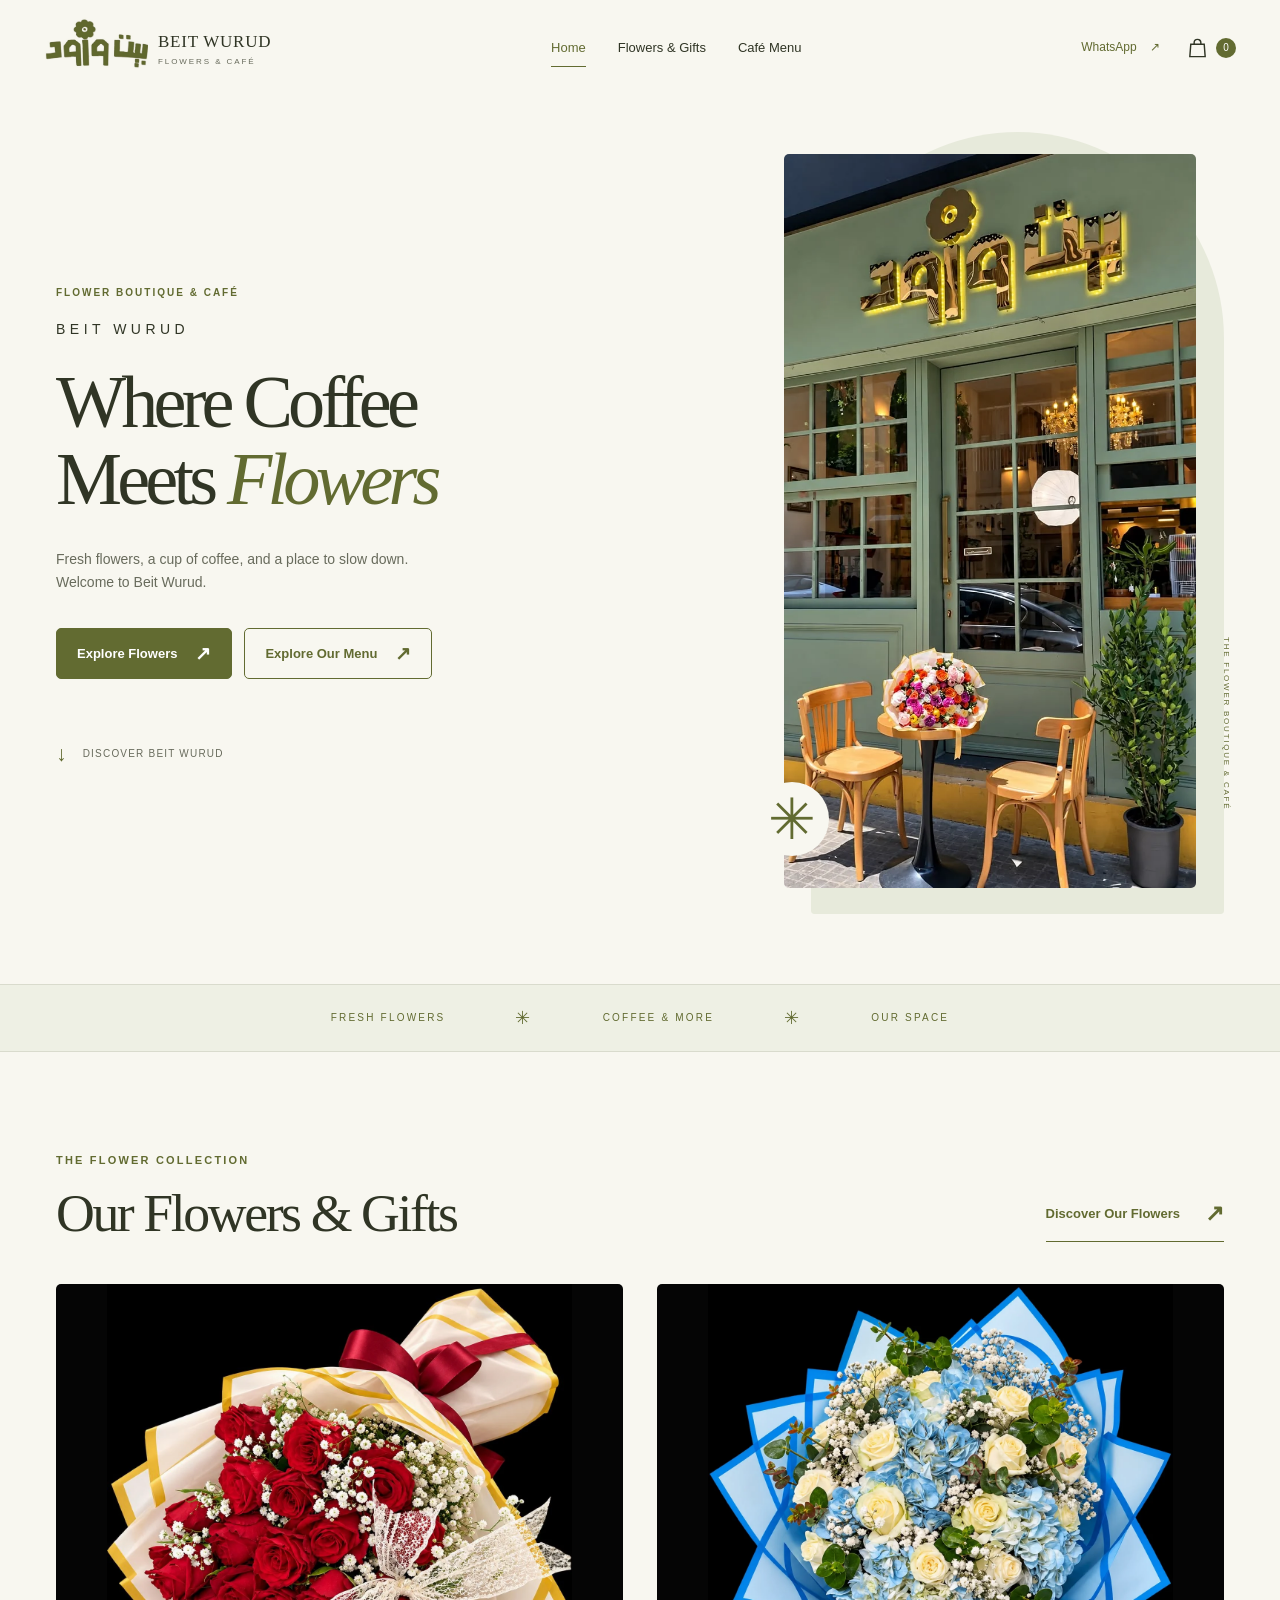
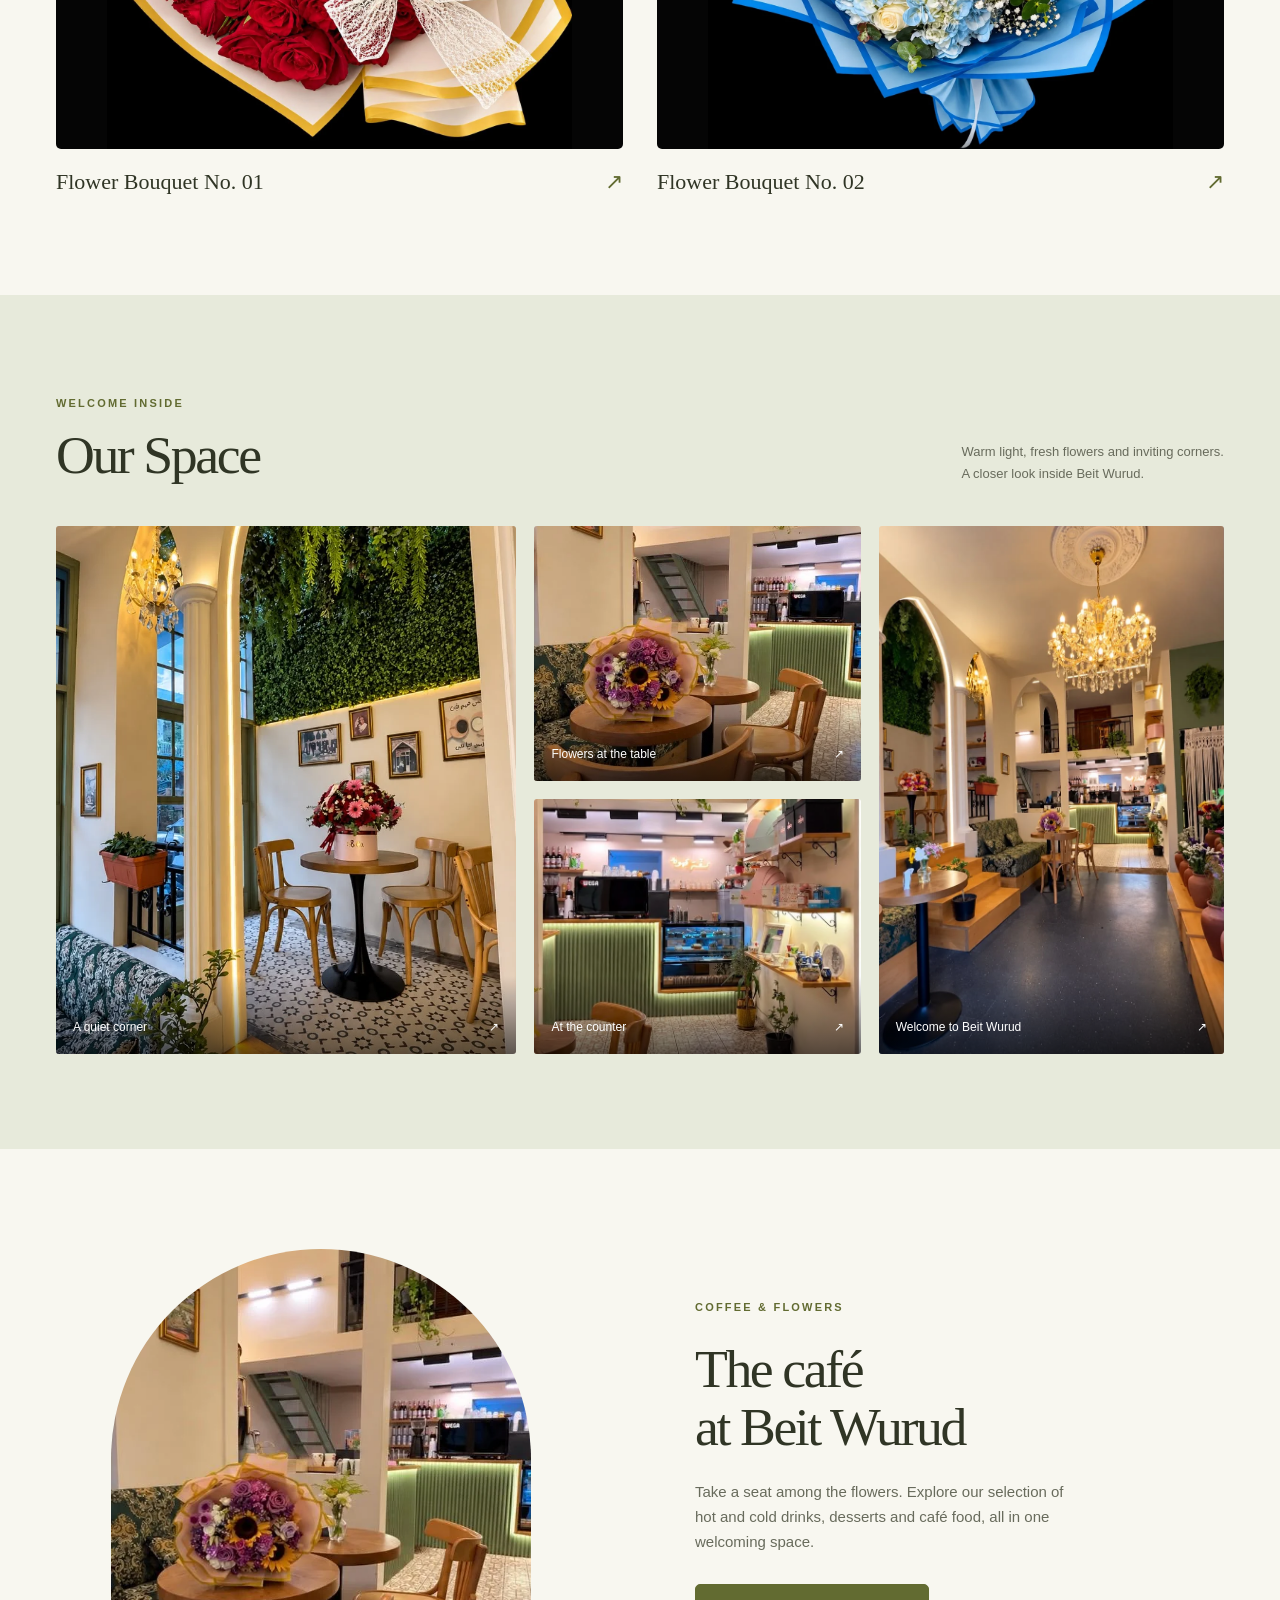
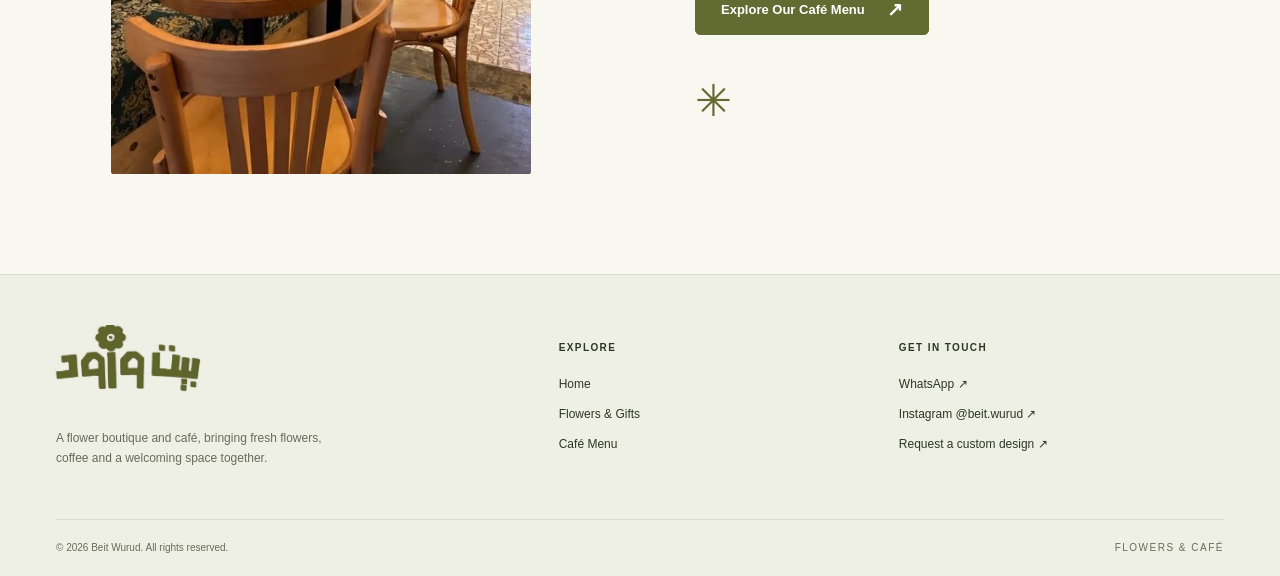
<file: index.html>
<!doctype html>
<html lang="en"><head><meta charset="utf-8"><meta name="viewport" content="width=device-width, initial-scale=1"><meta name="theme-color" content="#626b31"><title>Beit Wurud | Where Coffee Meets Flowers</title><meta name="description" content="Explore the flowers, café menu and welcoming space at Beit Wurud. Choose a bouquet and request your order through WhatsApp."><link rel="icon" href="assets/images/logo.webp" type="image/webp"><link rel="stylesheet" href="css/style.css"><script defer src="js/products.js"></script><script defer src="js/cart.js"></script><script defer src="js/main.js"></script></head>
<body class="page-home"><a class="skip-link" href="#main">Skip to content</a>
<header class="site-header"><div class="header-inner"><a class="brand" href="index.html" aria-label="Beit Wurud home"><span class="logo-window"><img src="assets/images/logo.webp" alt="Beit Wurud — بيت ورود" width="967" height="967"></span><span class="brand-wordmark">BEIT WURUD<small>FLOWERS & CAFÉ</small></span></a>
<nav id="main-navigation" class="main-navigation" aria-label="Main navigation"><a href="index.html" aria-current="page">Home</a><a href="flowers.html" >Flowers & Gifts</a><a href="menu.html" >Café Menu</a><button class="mobile-contact" type="button" data-whatsapp>WhatsApp <span aria-hidden="true">↗</span></button></nav>
<div class="header-actions"><button type="button" class="header-whatsapp" data-whatsapp>WhatsApp <span aria-hidden="true">↗</span></button><button class="cart-trigger" type="button" data-cart-open aria-label="Open flower cart"><svg viewBox="0 0 24 24" fill="none" stroke="currentColor" stroke-width="1.5" aria-hidden="true"><path d="M5 7.5h14l1 13H4l1-13Z"/><path d="M8.5 8V6a3.5 3.5 0 0 1 7 0v2"/></svg><span data-cart-count>0</span></button><button class="menu-toggle" type="button" aria-controls="main-navigation" aria-expanded="false" aria-label="Open navigation"><span></span><span></span></button></div></div></header>
<main id="main"><section class="hero wrap"><div class="hero-copy"><p class="eyebrow hero-enter">FLOWER BOUTIQUE & CAFÉ</p><h1 class="hero-enter">BEIT WURUD</h1><p class="hero-tagline hero-enter">Where Coffee<br>Meets <em>Flowers</em></p><p class="hero-description hero-enter">Fresh flowers, a cup of coffee, and a place to slow down. Welcome to Beit Wurud.</p><div class="hero-buttons hero-enter"><a class="button" href="flowers.html">Explore Flowers <span aria-hidden="true">↗</span></a><a class="button button-outline" href="menu.html">Explore Our Menu <span aria-hidden="true">↗</span></a></div><a class="hero-scroll" href="#collection"><span aria-hidden="true">↓</span> Discover Beit Wurud</a></div><div class="hero-visual"><div class="hero-photo"><img class="" src="assets/images/exterior.webp" srcset="assets/images/exterior-480.webp 480w, assets/images/exterior.webp 718w" sizes="(max-width: 700px) 92vw, 45vw" alt="Beit Wurud’s green storefront, illuminated Arabic sign, flowers and outdoor café seating" width="718" height="1280" fetchpriority="high" decoding="async"></div><span class="hero-photo-label">THE FLOWER BOUTIQUE & CAFÉ</span><span class="hero-flower" aria-hidden="true">✳</span></div></section>
<div class="brand-strip"><span>FRESH FLOWERS</span><span class="flower-mark" aria-hidden="true">✳</span><span>COFFEE & MORE</span><span class="flower-mark" aria-hidden="true">✳</span><span>OUR SPACE</span></div>
<section id="collection" class="section wrap collection-preview"><div class="section-heading reveal"><div><p class="eyebrow">THE FLOWER COLLECTION</p><h2>Our Flowers & Gifts</h2></div><a class="text-link" href="flowers.html">Discover Our Flowers <span aria-hidden="true">↗</span></a></div><div class="preview-grid"><a class="preview-card reveal" href="flowers.html#bouquets"><div class="preview-image"><img class="" src="assets/images/flower-1.webp" srcset="assets/images/flower-1-480.webp 480w, assets/images/flower-1.webp 1254w" sizes="(max-width: 700px) 92vw, 45vw" alt="Red roses with white flowers, cream wrapping and a red ribbon" width="1254" height="1254" loading="lazy" decoding="async"></div><div class="preview-caption"><span>Flower Bouquet No. 01</span><span aria-hidden="true">↗</span></div></a><a class="preview-card reveal" href="flowers.html#bouquets"><div class="preview-image"><img class="" src="assets/images/flower-2.webp" srcset="assets/images/flower-2-480.webp 480w, assets/images/flower-2.webp 1254w" sizes="(max-width: 700px) 92vw, 45vw" alt="Blue and white bouquet with white roses and blue wrapping" width="1254" height="1254" loading="lazy" decoding="async"></div><div class="preview-caption"><span>Flower Bouquet No. 02</span><span aria-hidden="true">↗</span></div></a></div></section>
<section class="space-section section" id="our-space"><div class="wrap"><div class="section-heading reveal"><div><p class="eyebrow">WELCOME INSIDE</p><h2>Our Space</h2></div><p>Warm light, fresh flowers and inviting corners.<br>A closer look inside Beit Wurud.</p></div><div class="interior-grid"><button type="button" class="gallery-photo gallery-2 reveal" data-lightbox="assets/images/interior-2.webp" data-caption="An illuminated arch, greenery and a café table with a flower arrangement" aria-label="Enlarge photo: An illuminated arch, greenery and a café table with a flower arrangement"><img class="" src="assets/images/interior-2.webp" srcset="assets/images/interior-2-480.webp 480w, assets/images/interior-2.webp 730w" sizes="(max-width: 700px) 92vw, 45vw" alt="An illuminated arch, greenery and a café table with a flower arrangement" width="730" height="1280" loading="lazy" decoding="async"><span>A quiet corner<span aria-hidden="true">↗</span></span></button><button type="button" class="gallery-photo gallery-3 reveal" data-lightbox="assets/images/interior-3.webp" data-caption="Wooden café seating with a bouquet and a view of the coffee counter" aria-label="Enlarge photo: Wooden café seating with a bouquet and a view of the coffee counter"><img class="" src="assets/images/interior-3.webp" srcset="assets/images/interior-3-480.webp 480w, assets/images/interior-3.webp 563w" sizes="(max-width: 700px) 92vw, 45vw" alt="Wooden café seating with a bouquet and a view of the coffee counter" width="563" height="1022" loading="lazy" decoding="async"><span>Flowers at the table<span aria-hidden="true">↗</span></span></button><button type="button" class="gallery-photo gallery-4 reveal" data-lightbox="assets/images/interior-4.webp" data-caption="The green coffee counter and shelves of gift boxes" aria-label="Enlarge photo: The green coffee counter and shelves of gift boxes"><img class="" src="assets/images/interior-4.webp" srcset="assets/images/interior-4-480.webp 480w, assets/images/interior-4.webp 671w" sizes="(max-width: 700px) 92vw, 45vw" alt="The green coffee counter and shelves of gift boxes" width="671" height="1178" loading="lazy" decoding="async"><span>At the counter<span aria-hidden="true">↗</span></span></button><button type="button" class="gallery-photo gallery-5 reveal" data-lightbox="assets/images/interior-5.webp" data-caption="A view through Beit Wurud with chandeliers, arches and flowers" aria-label="Enlarge photo: A view through Beit Wurud with chandeliers, arches and flowers"><img class="" src="assets/images/interior-5.webp" srcset="assets/images/interior-5-480.webp 480w, assets/images/interior-5.webp 727w" sizes="(max-width: 700px) 92vw, 45vw" alt="A view through Beit Wurud with chandeliers, arches and flowers" width="727" height="1280" loading="lazy" decoding="async"><span>Welcome to Beit Wurud<span aria-hidden="true">↗</span></span></button></div></div></section><section class="section wrap cafe-feature"><div class="cafe-feature-image reveal"><img class="" src="assets/images/interior-3.webp" srcset="assets/images/interior-3-480.webp 480w, assets/images/interior-3.webp 563w" sizes="(max-width: 700px) 92vw, 45vw" alt="A bouquet on the table beside café seating and the coffee counter" width="563" height="1022" loading="lazy" decoding="async"></div><div class="cafe-feature-copy reveal"><p class="eyebrow">COFFEE & FLOWERS</p><h2>The café<br>at Beit Wurud</h2><p>Take a seat among the flowers. Explore our selection of hot and cold drinks, desserts and café food, all in one welcoming space.</p><a class="button" href="menu.html">Explore Our Café Menu <span aria-hidden="true">↗</span></a><span class="flower-mark" aria-hidden="true">✳</span></div></section></main><footer class="site-footer"><div class="footer-top wrap"><div class="footer-brand"><a href="index.html" aria-label="Beit Wurud home"><img src="assets/images/logo.webp" alt="Beit Wurud — بيت ورود" width="967" height="967" loading="lazy"></a><p>A flower boutique and café, bringing fresh flowers, coffee and a welcoming space together.</p></div><div class="footer-links"><h2>Explore</h2><a href="index.html">Home</a><a href="flowers.html">Flowers & Gifts</a><a href="menu.html">Café Menu</a></div><div class="footer-links"><h2>Get in touch</h2><button type="button" data-whatsapp>WhatsApp <span aria-hidden="true">↗</span></button><a href="https://www.instagram.com/beit.wurud/" target="_blank" rel="noopener noreferrer">Instagram @beit.wurud <span aria-hidden="true">↗</span></a><button type="button" data-custom-design>Request a custom design <span aria-hidden="true">↗</span></button></div></div><div class="footer-bottom wrap"><span>© <span data-year>2026</span> Beit Wurud. All rights reserved.</span><span>Flowers & café</span></div></footer><noscript><div class="noscript-notice">To use the flower cart, enable JavaScript. You can also <a href="https://wa.me/96176974565">contact Beit Wurud on WhatsApp</a>.</div></noscript></body></html>
</file>
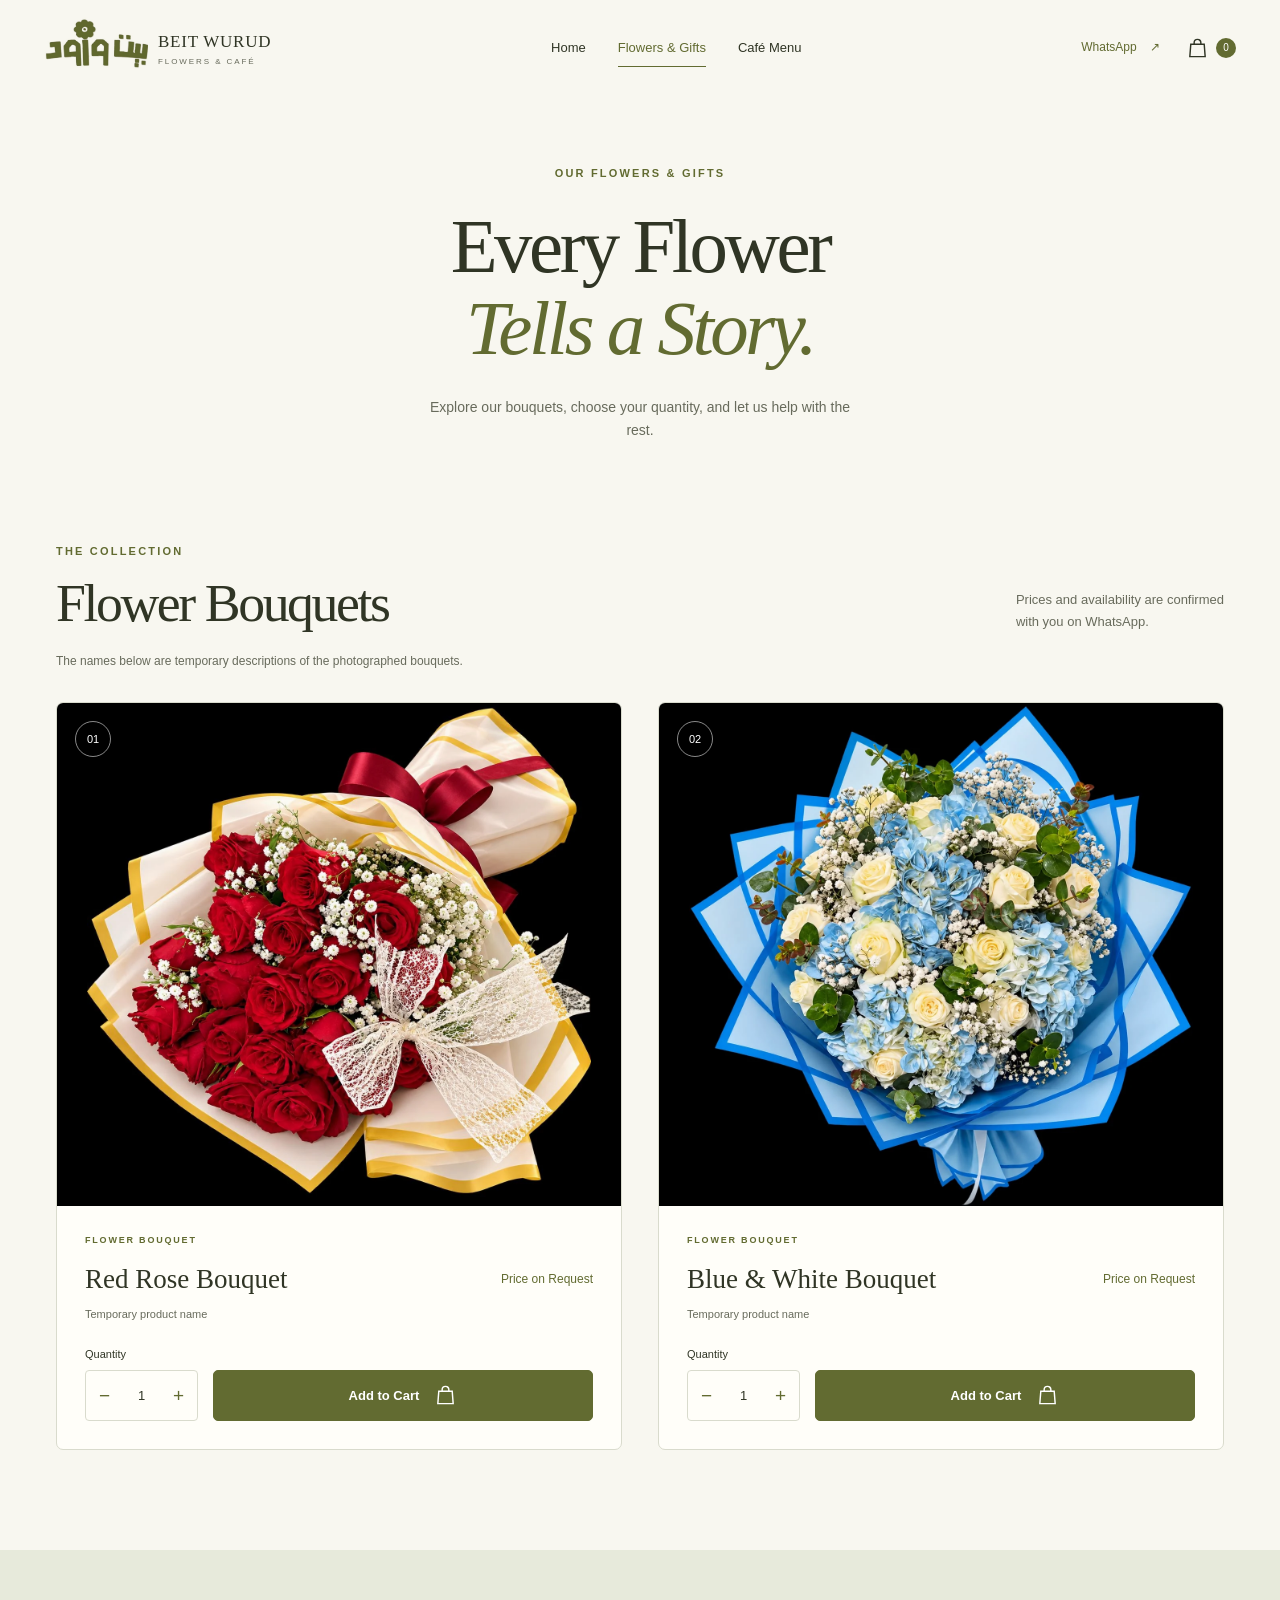
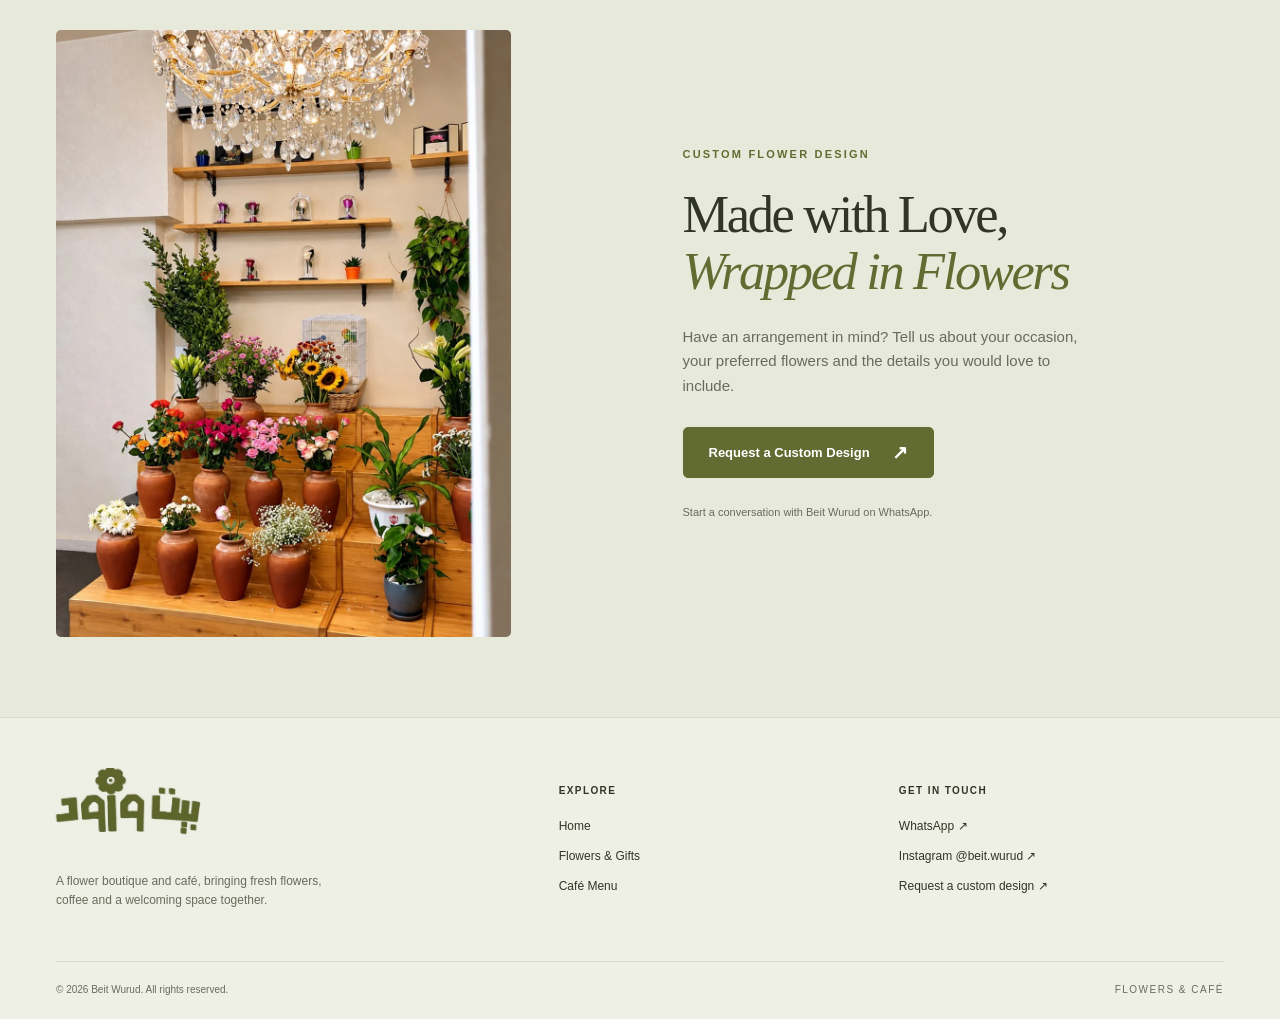
<file: flowers.html>
<!doctype html>
<html lang="en"><head><meta charset="utf-8"><meta name="viewport" content="width=device-width, initial-scale=1"><meta name="theme-color" content="#626b31"><title>Our Flowers & Gifts | Beit Wurud</title><meta name="description" content="Discover Beit Wurud’s flower bouquets, add your selection to the cart and order through WhatsApp. Request a custom flower design."><link rel="icon" href="assets/images/logo.webp" type="image/webp"><link rel="stylesheet" href="css/style.css"><script defer src="js/products.js"></script><script defer src="js/cart.js"></script><script defer src="js/main.js"></script></head>
<body class="page-flowers"><a class="skip-link" href="#main">Skip to content</a>
<header class="site-header"><div class="header-inner"><a class="brand" href="index.html" aria-label="Beit Wurud home"><span class="logo-window"><img src="assets/images/logo.webp" alt="Beit Wurud — بيت ورود" width="967" height="967"></span><span class="brand-wordmark">BEIT WURUD<small>FLOWERS & CAFÉ</small></span></a>
<nav id="main-navigation" class="main-navigation" aria-label="Main navigation"><a href="index.html" >Home</a><a href="flowers.html" aria-current="page">Flowers & Gifts</a><a href="menu.html" >Café Menu</a><button class="mobile-contact" type="button" data-whatsapp>WhatsApp <span aria-hidden="true">↗</span></button></nav>
<div class="header-actions"><button type="button" class="header-whatsapp" data-whatsapp>WhatsApp <span aria-hidden="true">↗</span></button><button class="cart-trigger" type="button" data-cart-open aria-label="Open flower cart"><svg viewBox="0 0 24 24" fill="none" stroke="currentColor" stroke-width="1.5" aria-hidden="true"><path d="M5 7.5h14l1 13H4l1-13Z"/><path d="M8.5 8V6a3.5 3.5 0 0 1 7 0v2"/></svg><span data-cart-count>0</span></button><button class="menu-toggle" type="button" aria-controls="main-navigation" aria-expanded="false" aria-label="Open navigation"><span></span><span></span></button></div></div></header>
<main id="main"><section class="page-intro wrap"><p class="eyebrow">OUR FLOWERS & GIFTS</p><h1>Every Flower<br><em>Tells a Story.</em></h1><p>Explore our bouquets, choose your quantity, and let us help with the rest.</p></section><section class="section wrap product-section" id="bouquets"><div class="section-heading"><div><p class="eyebrow">THE COLLECTION</p><h2>Flower Bouquets</h2></div><p>Prices and availability are confirmed<br>with you on WhatsApp.</p></div><p class="collection-note">The names below are temporary descriptions of the photographed bouquets.</p><div class="product-grid"><article class="product-card" data-product-card="red-bouquet"><div class="product-photo"><img class="" src="assets/images/flower-1.webp" srcset="assets/images/flower-1-480.webp 480w, assets/images/flower-1.webp 1254w" sizes="(max-width: 700px) 92vw, 45vw" alt="Red rose bouquet with small white flowers, cream wrapping and red ribbon" width="1254" height="1254" fetchpriority="high" decoding="async"><span class="product-number">01</span></div><div class="product-content"><p class="eyebrow">FLOWER BOUQUET</p><div class="product-title-line"><h3 data-product-name="red-bouquet">Red Rose Bouquet</h3><span data-product-price="red-bouquet">Price on Request</span></div><p class="placeholder-note" data-product-placeholder="red-bouquet">Temporary product name</p><form data-product-form data-product-id="red-bouquet"><label for="quantity-1">Quantity</label><div class="product-purchase"><div class="quantity-control product-quantity"><button type="button" data-quantity-step="-1" aria-label="Decrease quantity for Red Rose Bouquet">−</button><input id="quantity-1" name="quantity" type="number" min="1" max="99" step="1" value="1" inputmode="numeric" required aria-label="Quantity for Red Rose Bouquet"><button type="button" data-quantity-step="1" aria-label="Increase quantity for Red Rose Bouquet">+</button></div><button class="button" type="submit">Add to Cart <svg viewBox="0 0 24 24" fill="none" stroke="currentColor" stroke-width="1.5" aria-hidden="true"><path d="M5 7.5h14l1 13H4l1-13Z"/><path d="M8.5 8V6a3.5 3.5 0 0 1 7 0v2"/></svg></button></div></form></div></article><article class="product-card" data-product-card="blue-bouquet"><div class="product-photo"><img class="" src="assets/images/flower-2.webp" srcset="assets/images/flower-2-480.webp 480w, assets/images/flower-2.webp 1254w" sizes="(max-width: 700px) 92vw, 45vw" alt="Blue and white bouquet in layered blue wrapping" width="1254" height="1254" fetchpriority="high" decoding="async"><span class="product-number">02</span></div><div class="product-content"><p class="eyebrow">FLOWER BOUQUET</p><div class="product-title-line"><h3 data-product-name="blue-bouquet">Blue & White Bouquet</h3><span data-product-price="blue-bouquet">Price on Request</span></div><p class="placeholder-note" data-product-placeholder="blue-bouquet">Temporary product name</p><form data-product-form data-product-id="blue-bouquet"><label for="quantity-2">Quantity</label><div class="product-purchase"><div class="quantity-control product-quantity"><button type="button" data-quantity-step="-1" aria-label="Decrease quantity for Blue & White Bouquet">−</button><input id="quantity-2" name="quantity" type="number" min="1" max="99" step="1" value="1" inputmode="numeric" required aria-label="Quantity for Blue & White Bouquet"><button type="button" data-quantity-step="1" aria-label="Increase quantity for Blue & White Bouquet">+</button></div><button class="button" type="submit">Add to Cart <svg viewBox="0 0 24 24" fill="none" stroke="currentColor" stroke-width="1.5" aria-hidden="true"><path d="M5 7.5h14l1 13H4l1-13Z"/><path d="M8.5 8V6a3.5 3.5 0 0 1 7 0v2"/></svg></button></div></form></div></article></div></section><section class="custom-design" id="custom-design"><div class="wrap custom-design-grid"><div class="custom-design-photo reveal"><img class="" src="assets/images/flower-design.webp" srcset="assets/images/flower-design-480.webp 480w, assets/images/flower-design.webp 960w" sizes="(max-width: 700px) 92vw, 45vw" alt="Fresh flowers in terracotta vases beneath a chandelier at Beit Wurud" width="960" height="1280" loading="lazy" decoding="async"></div><div class="custom-design-copy reveal"><p class="eyebrow">CUSTOM FLOWER DESIGN</p><h2>Made with Love,<br><em>Wrapped in Flowers</em></h2><p>Have an arrangement in mind? Tell us about your occasion, your preferred flowers and the details you would love to include.</p><button class="button" type="button" data-custom-design>Request a Custom Design <span aria-hidden="true">↗</span></button><p class="small-note">Start a conversation with Beit Wurud on WhatsApp.</p></div></div></section></main><footer class="site-footer"><div class="footer-top wrap"><div class="footer-brand"><a href="index.html" aria-label="Beit Wurud home"><img src="assets/images/logo.webp" alt="Beit Wurud — بيت ورود" width="967" height="967" loading="lazy"></a><p>A flower boutique and café, bringing fresh flowers, coffee and a welcoming space together.</p></div><div class="footer-links"><h2>Explore</h2><a href="index.html">Home</a><a href="flowers.html">Flowers & Gifts</a><a href="menu.html">Café Menu</a></div><div class="footer-links"><h2>Get in touch</h2><button type="button" data-whatsapp>WhatsApp <span aria-hidden="true">↗</span></button><a href="https://www.instagram.com/beit.wurud/" target="_blank" rel="noopener noreferrer">Instagram @beit.wurud <span aria-hidden="true">↗</span></a><button type="button" data-custom-design>Request a custom design <span aria-hidden="true">↗</span></button></div></div><div class="footer-bottom wrap"><span>© <span data-year>2026</span> Beit Wurud. All rights reserved.</span><span>Flowers & café</span></div></footer><noscript><div class="noscript-notice">To use the flower cart, enable JavaScript. You can also <a href="https://wa.me/96176974565">contact Beit Wurud on WhatsApp</a>.</div></noscript></body></html>
</file>
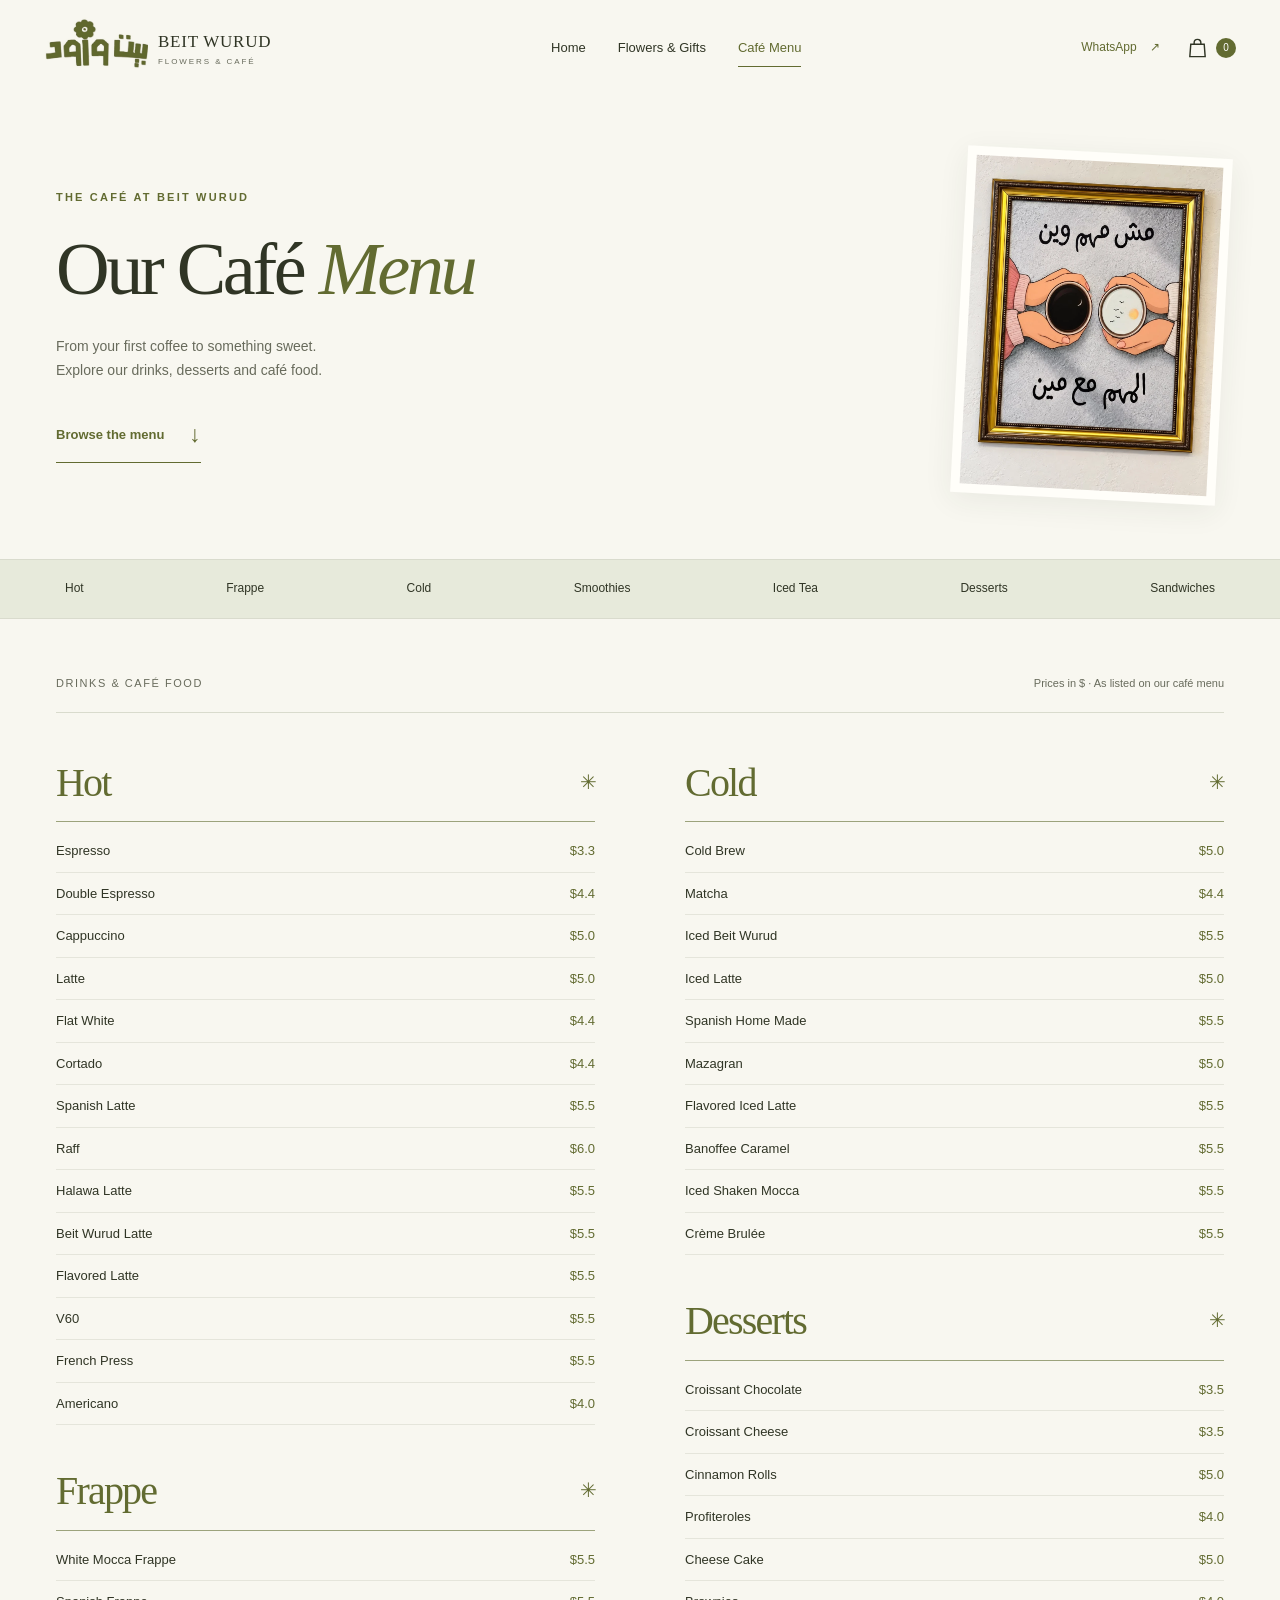
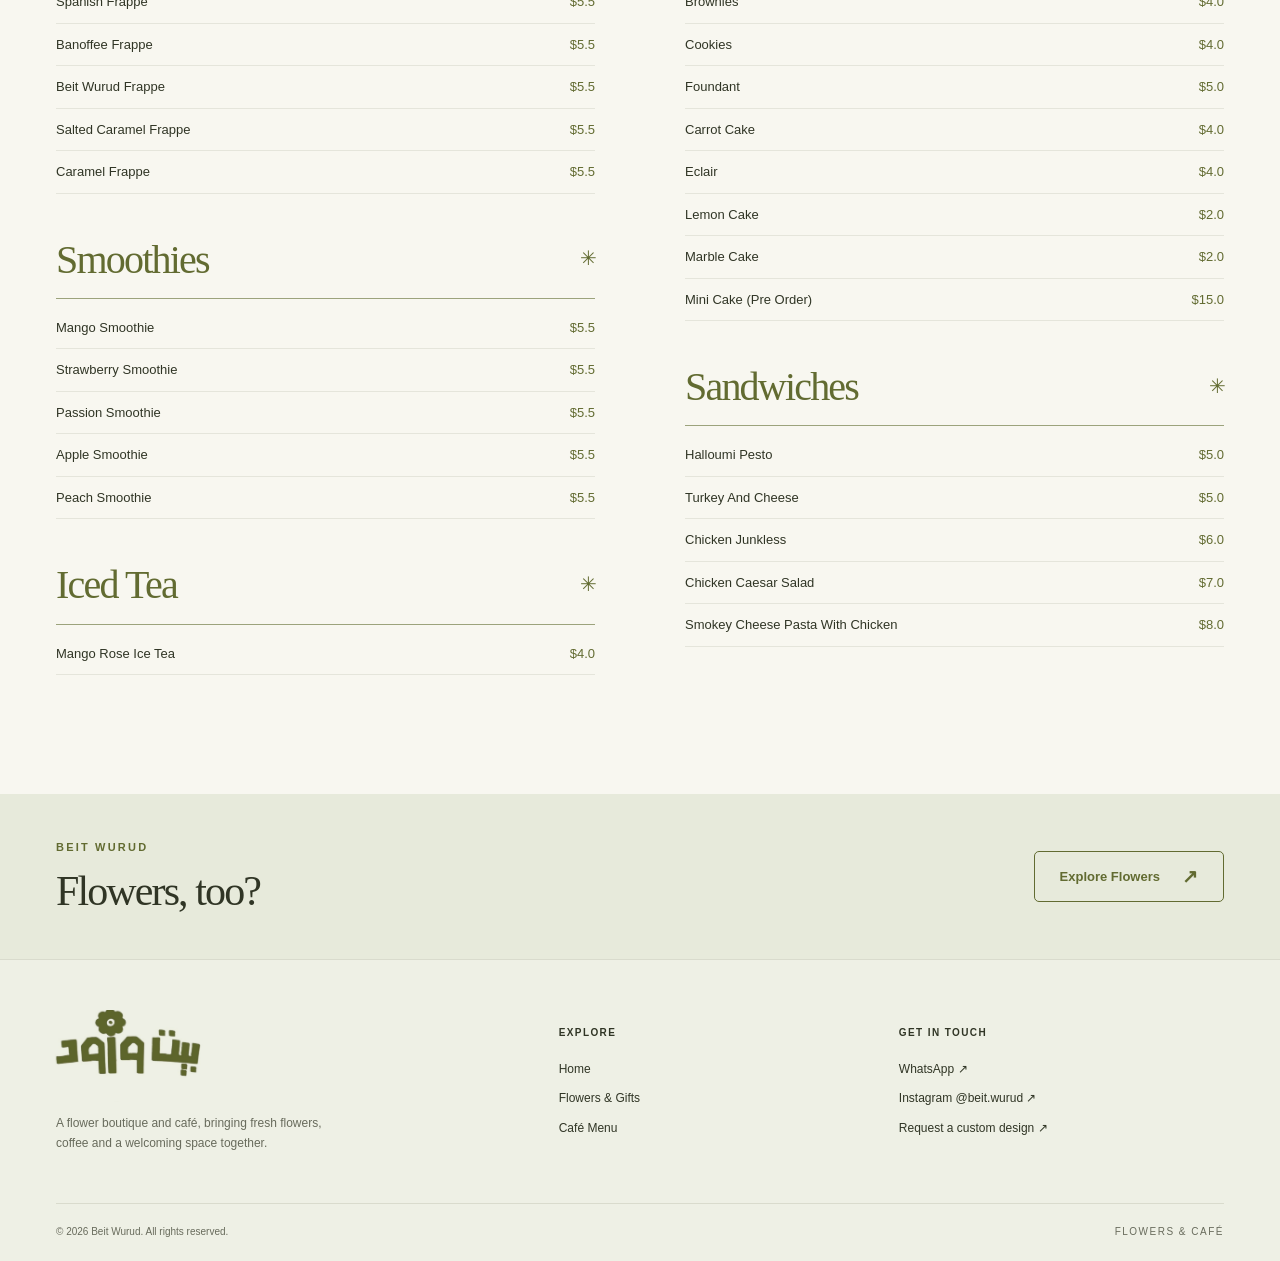
<file: menu.html>
<!doctype html>
<html lang="en"><head><meta charset="utf-8"><meta name="viewport" content="width=device-width, initial-scale=1"><meta name="theme-color" content="#626b31"><title>Café Menu | Beit Wurud</title><meta name="description" content="Explore Beit Wurud’s complete café menu: hot and cold drinks, frappes, smoothies, iced tea, desserts and sandwiches."><link rel="icon" href="assets/images/logo.webp" type="image/webp"><link rel="stylesheet" href="css/style.css"><script defer src="js/products.js"></script><script defer src="js/cart.js"></script><script defer src="js/main.js"></script></head>
<body class="page-menu"><a class="skip-link" href="#main">Skip to content</a>
<header class="site-header"><div class="header-inner"><a class="brand" href="index.html" aria-label="Beit Wurud home"><span class="logo-window"><img src="assets/images/logo.webp" alt="Beit Wurud — بيت ورود" width="967" height="967"></span><span class="brand-wordmark">BEIT WURUD<small>FLOWERS & CAFÉ</small></span></a>
<nav id="main-navigation" class="main-navigation" aria-label="Main navigation"><a href="index.html" >Home</a><a href="flowers.html" >Flowers & Gifts</a><a href="menu.html" aria-current="page">Café Menu</a><button class="mobile-contact" type="button" data-whatsapp>WhatsApp <span aria-hidden="true">↗</span></button></nav>
<div class="header-actions"><button type="button" class="header-whatsapp" data-whatsapp>WhatsApp <span aria-hidden="true">↗</span></button><button class="cart-trigger" type="button" data-cart-open aria-label="Open flower cart"><svg viewBox="0 0 24 24" fill="none" stroke="currentColor" stroke-width="1.5" aria-hidden="true"><path d="M5 7.5h14l1 13H4l1-13Z"/><path d="M8.5 8V6a3.5 3.5 0 0 1 7 0v2"/></svg><span data-cart-count>0</span></button><button class="menu-toggle" type="button" aria-controls="main-navigation" aria-expanded="false" aria-label="Open navigation"><span></span><span></span></button></div></div></header>
<main id="main"><section class="menu-intro wrap"><div><p class="eyebrow">THE CAFÉ AT BEIT WURUD</p><h1>Our Café <em>Menu</em></h1><p>From your first coffee to something sweet.<br>Explore our drinks, desserts and café food.</p><a class="text-link" href="#cafe-menu">Browse the menu <span aria-hidden="true">↓</span></a></div><figure class="coffee-design"><img class="" src="assets/images/coffee-design.webp" srcset="assets/images/coffee-design-480.webp 480w, assets/images/coffee-design.webp 960w" sizes="(max-width: 700px) 92vw, 45vw" alt="Framed Arabic coffee artwork with two illustrated cups, displayed at Beit Wurud" width="960" height="1280" fetchpriority="high" decoding="async"></figure></section><div class="menu-navigation"><nav class="wrap" aria-label="Café menu categories"><a href="#hot">Hot</a><a href="#frappe">Frappe</a><a href="#cold">Cold</a><a href="#smoothies">Smoothies</a><a href="#iced-tea">Iced Tea</a><a href="#desserts">Desserts</a><a href="#sandwiches">Sandwiches</a></nav></div><section class="section wrap menu-section" id="cafe-menu"><div class="menu-note"><span>DRINKS & CAFÉ FOOD</span><span>Prices in $ · As listed on our café menu</span></div><div class="menu-columns"><div class="menu-column"><section class="menu-category" id="hot" aria-labelledby="heading-hot"><h2 id="heading-hot">Hot<span aria-hidden="true">✳</span></h2><dl><div class="menu-row" data-menu-item="espresso"><dt>Espresso</dt><dd>$3.3</dd></div><div class="menu-row" data-menu-item="double-espresso"><dt>Double Espresso</dt><dd>$4.4</dd></div><div class="menu-row" data-menu-item="cappuccino"><dt>Cappuccino</dt><dd>$5.0</dd></div><div class="menu-row" data-menu-item="latte"><dt>Latte</dt><dd>$5.0</dd></div><div class="menu-row" data-menu-item="flat-white"><dt>Flat White</dt><dd>$4.4</dd></div><div class="menu-row" data-menu-item="cortado"><dt>Cortado</dt><dd>$4.4</dd></div><div class="menu-row" data-menu-item="spanish-latte"><dt>Spanish Latte</dt><dd>$5.5</dd></div><div class="menu-row" data-menu-item="raff"><dt>Raff</dt><dd>$6.0</dd></div><div class="menu-row" data-menu-item="halawa-latte"><dt>Halawa Latte</dt><dd>$5.5</dd></div><div class="menu-row" data-menu-item="beit-wurud-latte"><dt>Beit Wurud Latte</dt><dd>$5.5</dd></div><div class="menu-row" data-menu-item="flavored-latte"><dt>Flavored Latte</dt><dd>$5.5</dd></div><div class="menu-row" data-menu-item="v60"><dt>V60</dt><dd>$5.5</dd></div><div class="menu-row" data-menu-item="french-press"><dt>French Press</dt><dd>$5.5</dd></div><div class="menu-row" data-menu-item="americano"><dt>Americano</dt><dd>$4.0</dd></div></dl></section><section class="menu-category" id="frappe" aria-labelledby="heading-frappe"><h2 id="heading-frappe">Frappe<span aria-hidden="true">✳</span></h2><dl><div class="menu-row" data-menu-item="white-mocca-frappe"><dt>White Mocca Frappe</dt><dd>$5.5</dd></div><div class="menu-row" data-menu-item="spanish-frappe"><dt>Spanish Frappe</dt><dd>$5.5</dd></div><div class="menu-row" data-menu-item="banoffee-frappe"><dt>Banoffee Frappe</dt><dd>$5.5</dd></div><div class="menu-row" data-menu-item="beit-wurud-frappe"><dt>Beit Wurud Frappe</dt><dd>$5.5</dd></div><div class="menu-row" data-menu-item="salted-caramel-frappe"><dt>Salted Caramel Frappe</dt><dd>$5.5</dd></div><div class="menu-row" data-menu-item="caramel-frappe"><dt>Caramel Frappe</dt><dd>$5.5</dd></div></dl></section><section class="menu-category" id="smoothies" aria-labelledby="heading-smoothies"><h2 id="heading-smoothies">Smoothies<span aria-hidden="true">✳</span></h2><dl><div class="menu-row" data-menu-item="mango-smoothie"><dt>Mango Smoothie</dt><dd>$5.5</dd></div><div class="menu-row" data-menu-item="strawberry-smoothie"><dt>Strawberry Smoothie</dt><dd>$5.5</dd></div><div class="menu-row" data-menu-item="passion-smoothie"><dt>Passion Smoothie</dt><dd>$5.5</dd></div><div class="menu-row" data-menu-item="apple-smoothie"><dt>Apple Smoothie</dt><dd>$5.5</dd></div><div class="menu-row" data-menu-item="peach-smoothie"><dt>Peach Smoothie</dt><dd>$5.5</dd></div></dl></section><section class="menu-category" id="iced-tea" aria-labelledby="heading-iced-tea"><h2 id="heading-iced-tea">Iced Tea<span aria-hidden="true">✳</span></h2><dl><div class="menu-row" data-menu-item="mango-rose-ice-tea"><dt>Mango Rose Ice Tea</dt><dd>$4.0</dd></div></dl></section></div><div class="menu-column"><section class="menu-category" id="cold" aria-labelledby="heading-cold"><h2 id="heading-cold">Cold<span aria-hidden="true">✳</span></h2><dl><div class="menu-row" data-menu-item="cold-brew"><dt>Cold Brew</dt><dd>$5.0</dd></div><div class="menu-row" data-menu-item="matcha"><dt>Matcha</dt><dd>$4.4</dd></div><div class="menu-row" data-menu-item="iced-beit-wurud"><dt>Iced Beit Wurud</dt><dd>$5.5</dd></div><div class="menu-row" data-menu-item="iced-latte"><dt>Iced Latte</dt><dd>$5.0</dd></div><div class="menu-row" data-menu-item="spanish-home-made"><dt>Spanish Home Made</dt><dd>$5.5</dd></div><div class="menu-row" data-menu-item="mazagran"><dt>Mazagran</dt><dd>$5.0</dd></div><div class="menu-row" data-menu-item="flavored-iced-latte"><dt>Flavored Iced Latte</dt><dd>$5.5</dd></div><div class="menu-row" data-menu-item="banoffee-caramel"><dt>Banoffee Caramel</dt><dd>$5.5</dd></div><div class="menu-row" data-menu-item="iced-shaken-mocca"><dt>Iced Shaken Mocca</dt><dd>$5.5</dd></div><div class="menu-row" data-menu-item="creme-brulee"><dt>Crème Brulée</dt><dd>$5.5</dd></div></dl></section><section class="menu-category" id="desserts" aria-labelledby="heading-desserts"><h2 id="heading-desserts">Desserts<span aria-hidden="true">✳</span></h2><dl><div class="menu-row" data-menu-item="croissant-chocolate"><dt>Croissant Chocolate</dt><dd>$3.5</dd></div><div class="menu-row" data-menu-item="croissant-cheese"><dt>Croissant Cheese</dt><dd>$3.5</dd></div><div class="menu-row" data-menu-item="cinnamon-rolls"><dt>Cinnamon Rolls</dt><dd>$5.0</dd></div><div class="menu-row" data-menu-item="profiteroles"><dt>Profiteroles</dt><dd>$4.0</dd></div><div class="menu-row" data-menu-item="cheese-cake"><dt>Cheese Cake</dt><dd>$5.0</dd></div><div class="menu-row" data-menu-item="brownies"><dt>Brownies</dt><dd>$4.0</dd></div><div class="menu-row" data-menu-item="cookies"><dt>Cookies</dt><dd>$4.0</dd></div><div class="menu-row" data-menu-item="foundant"><dt>Foundant</dt><dd>$5.0</dd></div><div class="menu-row" data-menu-item="carrot-cake"><dt>Carrot Cake</dt><dd>$4.0</dd></div><div class="menu-row" data-menu-item="eclair"><dt>Eclair</dt><dd>$4.0</dd></div><div class="menu-row" data-menu-item="lemon-cake"><dt>Lemon Cake</dt><dd>$2.0</dd></div><div class="menu-row" data-menu-item="marble-cake"><dt>Marble Cake</dt><dd>$2.0</dd></div><div class="menu-row" data-menu-item="mini-cake"><dt>Mini Cake (Pre Order)</dt><dd>$15.0</dd></div></dl></section><section class="menu-category" id="sandwiches" aria-labelledby="heading-sandwiches"><h2 id="heading-sandwiches">Sandwiches<span aria-hidden="true">✳</span></h2><dl><div class="menu-row" data-menu-item="halloumi-pesto"><dt>Halloumi Pesto</dt><dd>$5.0</dd></div><div class="menu-row" data-menu-item="turkey-and-cheese"><dt>Turkey And Cheese</dt><dd>$5.0</dd></div><div class="menu-row" data-menu-item="chicken-junkless"><dt>Chicken Junkless</dt><dd>$6.0</dd></div><div class="menu-row" data-menu-item="chicken-caesar-salad"><dt>Chicken Caesar Salad</dt><dd>$7.0</dd></div><div class="menu-row" data-menu-item="smokey-cheese-pasta-with-chicken"><dt>Smokey Cheese Pasta With Chicken</dt><dd>$8.0</dd></div></dl></section></div></div></section><section class="menu-end"><div class="wrap"><div><p class="eyebrow">BEIT WURUD</p><h2>Flowers, too?</h2></div><a class="button button-outline" href="flowers.html">Explore Flowers <span aria-hidden="true">↗</span></a></div></section></main><footer class="site-footer"><div class="footer-top wrap"><div class="footer-brand"><a href="index.html" aria-label="Beit Wurud home"><img src="assets/images/logo.webp" alt="Beit Wurud — بيت ورود" width="967" height="967" loading="lazy"></a><p>A flower boutique and café, bringing fresh flowers, coffee and a welcoming space together.</p></div><div class="footer-links"><h2>Explore</h2><a href="index.html">Home</a><a href="flowers.html">Flowers & Gifts</a><a href="menu.html">Café Menu</a></div><div class="footer-links"><h2>Get in touch</h2><button type="button" data-whatsapp>WhatsApp <span aria-hidden="true">↗</span></button><a href="https://www.instagram.com/beit.wurud/" target="_blank" rel="noopener noreferrer">Instagram @beit.wurud <span aria-hidden="true">↗</span></a><button type="button" data-custom-design>Request a custom design <span aria-hidden="true">↗</span></button></div></div><div class="footer-bottom wrap"><span>© <span data-year>2026</span> Beit Wurud. All rights reserved.</span><span>Flowers & café</span></div></footer><noscript><div class="noscript-notice">To use the flower cart, enable JavaScript. You can also <a href="https://wa.me/96176974565">contact Beit Wurud on WhatsApp</a>.</div></noscript></body></html>
</file>
<file: css/style.css>
/* Beit Wurud — olive from the original logo, ivory and warm neutrals. */
:root{--olive:#626b31;--olive-dark:#444d25;--ink:#303525;--muted:#686b5c;--cream:#f8f7f0;--paper:#fffef9;--sage:#e7eadb;--line:#d9dbcd;--serif:Georgia,'Times New Roman',serif;--sans:'Segoe UI',Arial,sans-serif;--radius:5px}
*{box-sizing:border-box}html{scroll-behavior:smooth;scroll-padding-top:160px}body{margin:0;color:var(--ink);background:var(--cream);font-family:var(--sans);font-size:15px;line-height:1.65}body:has(dialog[open]){overflow:hidden}button,input,textarea{font:inherit}button,a,input,textarea{-webkit-tap-highlight-color:transparent}button{color:inherit}button,a{touch-action:manipulation}button{cursor:pointer}a{color:inherit;text-decoration:none}img{display:block;max-width:100%;height:auto}svg{width:23px;height:23px;flex:none}button:disabled{opacity:.5;cursor:not-allowed}button:focus-visible,a:focus-visible,input:focus-visible,textarea:focus-visible{outline:3px solid #a76833;outline-offset:5px}h1,h2,h3,p,figure{margin:0}h1,h2,h3{font-weight:400}h1,h2{font-family:var(--serif);line-height:1.08;letter-spacing:-.045em}h2{font-size:clamp(2.4rem,4.2vw,4rem)}h3{font-family:var(--serif);line-height:1.25}em{font-weight:400;color:var(--olive)}p{color:var(--muted)}.wrap{width:min(1240px,calc(100% - 112px));margin-inline:auto}.section{padding-block:100px}.eyebrow{font-size:11px;font-weight:600;letter-spacing:.2em;line-height:1.5;color:var(--olive);margin-bottom:24px}.button{display:inline-flex;align-items:center;justify-content:center;gap:22px;min-height:51px;padding:13px 25px;background:var(--olive);color:white;border:1px solid var(--olive);border-radius:var(--radius);font-size:13px;font-weight:600;line-height:1.5;text-align:center;transition:background .25s,transform .25s,border-color .25s}.button:hover{background:var(--olive-dark);border-color:var(--olive-dark);transform:translateY(-2px)}.button>span{font-size:19px;line-height:1}.button-outline{background:transparent;color:var(--olive)}.button-outline:hover{color:white}.text-link{display:inline-flex;align-items:center;gap:25px;font-size:13px;font-weight:600;padding-block:8px;border-bottom:1px solid var(--olive);color:var(--olive);align-self:end}.text-link:hover{gap:32px}.text-link>span{font-size:23px}.skip-link{position:fixed;left:16px;top:-100px;z-index:100;background:white;padding:12px 20px}.skip-link:focus{top:12px}.flower-mark{font-family:var(--serif);font-size:26px;line-height:1;color:var(--olive)}
/* Shared navigation */
.site-header{position:sticky;top:0;z-index:20;background:rgba(248,247,240,.97);border-bottom:1px solid transparent;transition:box-shadow .25s,border-color .25s}.site-header.is-scrolled{border-color:var(--line);box-shadow:0 3px 18px #30352508}.header-inner{max-width:1440px;margin:auto;height:96px;padding-inline:44px;display:flex;align-items:center;justify-content:space-between;gap:25px}.brand{display:flex;align-items:center;gap:10px;flex:none}.logo-window{position:relative;display:block;width:104px;height:65px;overflow:hidden;mix-blend-mode:multiply}.logo-window img{position:absolute;width:160px;max-width:none;left:-28px;top:-36px}.brand-wordmark{font-family:var(--serif);font-size:17px;letter-spacing:.045em;line-height:1.4}.brand-wordmark small{display:block;font:8px var(--sans);letter-spacing:.24em;margin-top:4px;color:var(--muted)}.main-navigation{display:flex;align-items:center;gap:32px}.main-navigation>a{font-size:13px;padding-block:12px;position:relative}.main-navigation>a:after{content:'';position:absolute;bottom:4px;left:0;right:0;height:1px;background:var(--olive);transform:scaleX(0);transition:transform .2s}.main-navigation>a:hover:after,.main-navigation>a[aria-current]:after{transform:scaleX(1)}.main-navigation>a[aria-current]{color:var(--olive)}.header-actions{display:flex;gap:26px;align-items:center}.header-whatsapp{border:0;background:none;padding:10px 0;color:var(--olive);font-size:12px}.header-whatsapp span{margin-left:10px}.cart-trigger{background:transparent;border:0;display:flex;align-items:center;gap:7px;padding:10px 0;min-width:45px;min-height:44px}.cart-trigger [data-cart-count]{display:grid;place-items:center;background:var(--olive);color:white;border-radius:50%;min-width:20px;height:20px;padding-inline:4px;font-size:10px}.menu-toggle,.mobile-contact{display:none}
/* Home */
.hero{display:grid;grid-template-columns:1.13fr 1fr;gap:60px;align-items:center;min-height:760px;padding-block:35px 70px}.hero-copy{padding-top:10px}.hero-copy h1{font-family:var(--sans);font-size:14px;letter-spacing:.32em;font-weight:500;margin-bottom:27px}.hero-copy>.eyebrow{font-size:10px;margin-bottom:22px}.hero-tagline{font-family:var(--serif);font-size:clamp(3.6rem,5.8vw,5.6rem);letter-spacing:-.065em;line-height:1.04;color:var(--ink);max-width:640px}.hero-description{max-width:360px;font-size:14px;margin-top:30px}.hero-buttons{display:flex;flex-wrap:wrap;gap:12px;margin-top:34px}.hero-buttons .button{padding-inline:20px;gap:18px}.hero-scroll{display:inline-flex;gap:15px;font-size:10px;letter-spacing:.12em;text-transform:uppercase;align-items:center;color:var(--muted);margin-top:58px}.hero-scroll span{font-size:21px;color:var(--olive)}.hero-visual{position:relative;padding:22px 28px 26px 0;max-width:440px;width:100%;justify-self:end}.hero-visual:before{content:'';position:absolute;left:27px;right:0;top:0;bottom:0;border-radius:240px 240px 4px 4px;background:var(--sage)}.hero-photo{position:relative;overflow:hidden;border-radius:5px;isolation:isolate}.hero-photo img{width:100%;aspect-ratio:718/1280;object-fit:cover;object-position:center 54%;animation:photo-in .8s both}.hero-photo-label{position:absolute;right:-9px;bottom:104px;writing-mode:vertical-rl;letter-spacing:.22em;font-size:8px;color:var(--olive)}.hero-flower{position:absolute;left:-29px;bottom:58px;display:grid;place-items:center;background:var(--cream);width:74px;height:74px;border-radius:50%;font-size:57px;line-height:1;color:var(--olive)}.brand-strip{padding:24px 30px;border-block:1px solid var(--line);display:flex;justify-content:center;align-items:center;gap:70px;letter-spacing:.22em;font-size:10px;color:var(--olive);background:#eef0e4}.brand-strip .flower-mark{font-size:18px}.section-heading{display:flex;justify-content:space-between;align-items:end;gap:35px;margin-bottom:42px}.section-heading .eyebrow{margin-bottom:15px}.section-heading>p{font-size:13px;max-width:350px}.preview-grid{display:grid;grid-template-columns:1fr 1fr;gap:34px}.preview-image{overflow:hidden;border-radius:var(--radius);background:#050505}.preview-image img{width:100%;aspect-ratio:1.22;object-fit:contain;transition:transform .65s}.preview-card:hover img{transform:scale(1.025)}.preview-caption{display:flex;justify-content:space-between;align-items:center;padding-top:20px;font:22px var(--serif)}.preview-caption>span:last-child{font-family:var(--sans);color:var(--olive)}.space-section{background:var(--sage);padding-bottom:95px}.interior-grid{display:grid;grid-template-columns:1.2fr .85fr .9fr;grid-template-rows:255px 255px;gap:18px}.gallery-photo{position:relative;padding:0;border:0;background:#d5d8c7;overflow:hidden;border-radius:3px}.gallery-photo img{width:100%;height:100%;object-fit:cover;transition:transform .6s}.gallery-photo:hover img{transform:scale(1.035)}.gallery-2{grid-row:span 2}.gallery-3{grid-row:1;grid-column:2}.gallery-4{grid-row:2;grid-column:2}.gallery-5{grid-row:span 2;grid-column:3}.gallery-photo>span{position:absolute;bottom:0;left:0;right:0;padding:42px 17px 17px;color:white;text-align:left;background:linear-gradient(transparent,#0009);font-size:12px;display:flex;justify-content:space-between;gap:12px}.cafe-feature{display:grid;grid-template-columns:1fr 1fr;align-items:center;gap:110px}.cafe-feature-image{max-width:420px;justify-self:center;width:100%;border-radius:220px 220px 3px 3px;overflow:hidden}.cafe-feature-image img{width:100%;aspect-ratio:4/5;object-fit:cover;object-position:50% 55%}.cafe-feature-copy{position:relative;padding-block:30px}.cafe-feature-copy>p:not(.eyebrow){max-width:385px;margin-top:24px;margin-bottom:30px}.cafe-feature-copy>.flower-mark{display:block;margin-top:45px;font-size:44px}
/* Flower collection */
.page-intro{text-align:center;padding-block:68px 50px}.page-intro h1{font-size:clamp(3.25rem,6vw,5.6rem)}.page-intro>p:last-child{max-width:430px;margin:25px auto 0;font-size:14px}.product-section{padding-top:50px}.product-section>.section-heading{margin-bottom:20px}.collection-note{font-size:12px;margin-bottom:30px}.product-grid{display:grid;grid-template-columns:1fr 1fr;gap:36px}.product-card{background:var(--paper);border:1px solid var(--line);border-radius:7px;overflow:hidden;transition:box-shadow .3s,transform .3s}.product-card:hover{box-shadow:0 14px 35px #3035250d;transform:translateY(-3px)}.product-photo{position:relative;background:black;overflow:hidden}.product-photo>img{width:100%;height:auto;aspect-ratio:1.12;object-fit:contain;transition:transform .6s}.product-card:hover .product-photo>img{transform:scale(1.02)}.product-number{position:absolute;top:18px;left:18px;display:grid;place-items:center;border:1px solid #fff8;width:36px;height:36px;border-radius:50%;font-size:11px;color:white}.product-content{padding:28px}.product-content>.eyebrow{font-size:9px;margin-bottom:15px}.product-title-line{display:flex;align-items:center;justify-content:space-between;gap:15px}.product-title-line h3{font-size:27px}.product-title-line>span{font-size:12px;white-space:nowrap;color:var(--olive)}.placeholder-note{font-size:11px;margin-top:8px;margin-bottom:22px}.product-content form>label{display:block;font-size:11px;margin-bottom:7px}.product-purchase{display:flex;gap:15px}.product-purchase>.button{flex:1;gap:15px}.quantity-control{display:inline-flex;align-items:center;border:1px solid var(--line);background:var(--paper);border-radius:4px;overflow:hidden;flex:none}.quantity-control button{border:0;background:transparent;min-width:37px;min-height:44px;padding:0;color:var(--olive);font-size:19px}.quantity-control input{appearance:textfield;-moz-appearance:textfield;width:37px;min-height:44px;border:0;border-radius:0;background:transparent;text-align:center;color:var(--ink);font-size:13px;padding:0}.quantity-control input::-webkit-inner-spin-button,.quantity-control input::-webkit-outer-spin-button{-webkit-appearance:none;margin:0}.quantity-control :focus-visible{outline-offset:-4px}.custom-design{background:var(--sage);padding-block:80px}.custom-design-grid{display:grid;grid-template-columns:1fr 1fr;gap:85px;align-items:center}.custom-design-photo{border-radius:5px;overflow:hidden;max-width:455px}.custom-design-photo img{width:100%;height:auto}.custom-design-copy h2{font-size:clamp(2.7rem,4.1vw,4rem)}.custom-design-copy>p:not(.eyebrow){margin-top:25px;max-width:400px}.custom-design-copy>.button{margin-top:28px}.custom-design-copy>.small-note{font-size:11px}
/* Café menu — all entries are real HTML text. */
.menu-intro{display:grid;grid-template-columns:1.45fr 1fr;align-items:center;gap:80px;padding-block:55px 60px}.menu-intro h1{font-size:clamp(3.5rem,5.8vw,5.5rem);max-width:600px}.menu-intro p:not(.eyebrow){font-size:14px;margin-block:26px}.coffee-design{max-width:265px;justify-self:end;transform:rotate(3deg);padding:9px;background:var(--paper);box-shadow:0 7px 30px #30352512}.coffee-design img{width:100%;height:auto}.menu-navigation{position:sticky;top:96px;z-index:10;background:var(--sage);border-block:1px solid var(--line)}.menu-navigation nav{display:flex;justify-content:space-between;gap:15px;padding-block:16px;flex-wrap:wrap}.menu-navigation a{font-size:12px;padding:3px 9px;border-radius:4px}.menu-navigation a:hover,.menu-navigation a.is-active{background:var(--olive);color:white}.menu-section{padding-block:55px 75px}.menu-note{display:flex;justify-content:space-between;gap:20px;border-bottom:1px solid var(--line);padding-bottom:20px;margin-bottom:48px;font-size:11px;color:var(--muted)}.menu-note>span:first-child{letter-spacing:.14em}.menu-columns{display:grid;grid-template-columns:1fr 1fr;gap:90px}.menu-category{margin-bottom:44px;scroll-margin-top:185px}.menu-category h2{display:flex;align-items:center;justify-content:space-between;font-size:40px;color:var(--olive);border-bottom:1px solid #9ca37c;padding-bottom:17px}.menu-category h2>span{font-size:20px}.menu-category dl{margin:8px 0 0}.menu-row{display:flex;gap:25px;justify-content:space-between;align-items:baseline;padding:11px 0;border-bottom:1px solid #d9dbcd99;line-height:1.5;font-size:13px}.menu-row dt{max-width:85%}.menu-row dd{margin:0;white-space:nowrap;font-variant-numeric:tabular-nums;color:var(--olive)}.menu-end{background:var(--sage);padding-block:45px}.menu-end>.wrap{display:flex;justify-content:space-between;align-items:center;gap:24px}.menu-end .eyebrow{margin-bottom:13px}.menu-end h2{font-size:42px}
/* Footer */
.site-footer{background:#eef0e5;border-top:1px solid var(--line)}.footer-top{display:grid;grid-template-columns:1.3fr .8fr 1fr;gap:80px;padding-block:50px}.footer-brand>a{display:block;width:155px;height:92px;overflow:hidden;position:relative;mix-blend-mode:multiply;margin-left:-7px;margin-bottom:12px}.footer-brand img{position:absolute;width:225px;max-width:none;left:-35px;top:-57px}.footer-brand p{font-size:12px;max-width:290px}.footer-links{display:flex;flex-direction:column;align-items:start;gap:10px;padding-top:18px;font-size:12px}.footer-links h2{font-family:var(--sans);letter-spacing:.14em;font-size:10px;font-weight:600;text-transform:uppercase;margin-bottom:11px}.footer-links button{padding:0;background:none;border:0;text-align:left;font-size:12px}.footer-links a:hover,.footer-links button:hover{text-decoration:underline;text-underline-offset:4px}.footer-bottom{border-top:1px solid var(--line);padding-block:20px;font-size:10px;color:var(--muted);display:flex;justify-content:space-between;gap:20px}.footer-bottom>span:last-child{letter-spacing:.15em;text-transform:uppercase}
/* Accessible native dialogs */
dialog{color:var(--ink);background:var(--cream);border:0;padding:0;box-shadow:0 10px 60px #0003}dialog::backdrop{background:#1e271f88;backdrop-filter:blur(3px)}.cart-drawer{margin:0 0 0 auto;width:min(480px,100%);height:100%;height:100dvh;max-height:100%;max-width:100%;border-left:1px solid var(--line)}.cart-drawer[open]{display:flex;flex-direction:column;animation:drawer-in .25s}.cart-drawer__header{padding:26px;display:flex;align-items:center;justify-content:space-between;gap:16px;border-bottom:1px solid var(--line)}.cart-drawer__title{font:32px var(--serif);letter-spacing:-.03em}.cart-drawer__close,.contact-dialog__close,.lightbox-close{display:grid;place-items:center;width:44px;height:44px;padding:0;background:transparent;border:1px solid var(--line);border-radius:50%;font-size:24px;flex:none}.cart-drawer__body{padding:22px 26px;overflow-y:auto;flex:1;min-height:0}.cart-drawer__empty{padding:55px 10px;text-align:center;color:var(--muted)}.cart-drawer__empty p{margin-block:12px}.cart-drawer__empty h3{font-size:27px}.cart-drawer__items{list-style:none;padding:0;margin:0}.cart-item{display:flex;gap:16px;padding-block:20px;border-bottom:1px solid var(--line)}.cart-item__image{width:90px;height:95px;object-fit:contain;background:black;border-radius:4px;flex:none}.cart-item__details{flex:1;min-width:0}.cart-item__name{font:23px/1.2 var(--serif);margin-bottom:6px;overflow-wrap:anywhere}.cart-item__price{font-size:12px;color:var(--olive)}.cart-item__controls{display:flex;gap:12px;align-items:center;flex-wrap:wrap;margin-top:12px}.cart-item__remove{background:none;border:0;text-decoration:underline;text-underline-offset:4px;font-size:11px;padding:10px 0}.cart-drawer__footer{border-top:1px solid var(--line);padding:23px 26px;background:var(--sage);overflow:auto;max-height:48dvh}.cart-drawer__summary{font-size:13px;margin-bottom:15px}.cart-drawer__summary p{margin-top:5px;font-size:12px}.cart-drawer__checkout{width:100%;display:flex;justify-content:center;align-items:center;background:var(--olive);border:1px solid var(--olive);border-radius:4px;color:white;padding:14px 20px;min-height:50px;font-size:13px}.cart-drawer__continue{color:var(--olive-dark);display:block;margin:13px auto 0;background:none;border:0;text-decoration:underline;text-underline-offset:4px;min-height:40px;font-size:12px}.cart-drawer__feedback{font-size:12px;line-height:1.5;margin-top:12px}.order-fallback{margin-top:18px;font-size:12px}.order-fallback textarea{display:block;width:100%;min-height:160px;margin-block:8px;background:var(--paper);border:1px solid var(--line);border-radius:4px;padding:10px;font-size:12px}.order-fallback__copy{padding:10px 16px;border:1px solid var(--olive);background:transparent;color:var(--olive);border-radius:4px}.contact-dialog{width:min(480px,calc(100% - 32px));max-height:85dvh;padding:28px;border-radius:6px}.contact-dialog__close{margin-left:auto}.contact-dialog__title{font:30px var(--serif);margin-block:15px}.contact-dialog__body{font-size:13px}.cart-status,.sr-only{position:absolute;width:1px;height:1px;padding:0;margin:-1px;overflow:hidden;clip:rect(0,0,0,0);white-space:nowrap;border:0}.lightbox{width:min(960px,calc(100% - 30px));max-height:94dvh;background:var(--cream);border-radius:6px;padding:14px}.lightbox-close{position:absolute;right:23px;top:23px;background:var(--cream);z-index:1}.lightbox img{height:calc(85dvh - 48px);width:100%;object-fit:contain;background:#21231c}.lightbox p{padding:10px 5px 0;font-size:12px}.noscript-notice{background:#fff1d9;padding:15px;text-align:center;font-size:13px}.noscript-notice a{text-decoration:underline}
/* Subtle movement, progressively enhanced. */
.hero-enter{animation:fade-up .7s both}.hero-enter:nth-child(2){animation-delay:.08s}.hero-enter:nth-child(3){animation-delay:.16s}.hero-enter:nth-child(4){animation-delay:.23s}.hero-enter:nth-child(5){animation-delay:.3s}.brand{animation:photo-in .7s}.reveal.is-pending{opacity:0;transform:translateY(18px)}.reveal{transition:opacity .65s,transform .65s}.reveal.is-visible{opacity:1;transform:none}@keyframes fade-up{from{opacity:0;transform:translateY(14px)}to{opacity:1;transform:none}}@keyframes photo-in{from{opacity:0}to{opacity:1}}@keyframes drawer-in{from{transform:translateX(30px);opacity:0}to{transform:none;opacity:1}}
/* Tablet */
@media(min-width:1700px){.wrap{width:1380px}.hero{min-height:850px}.hero-visual{max-width:510px}.hero-tagline{font-size:100px}.hero-description{font-size:16px}.hero-buttons .button{font-size:14px}.interior-grid{grid-template-rows:290px 290px}}
@media(max-width:1100px){.wrap{width:calc(100% - 72px)}.header-inner{padding-inline:28px;gap:18px}.brand-wordmark{display:none}.main-navigation{gap:24px}.header-actions{gap:22px}.hero{gap:35px;min-height:650px}.hero-tagline{font-size:clamp(3.5rem,6.6vw,5rem)}.hero-buttons{flex-direction:column;align-items:start}.hero-buttons .button{min-width:205px}.hero-scroll{margin-top:35px}.hero-visual{padding-right:22px}.hero-photo img{aspect-ratio:718/1280}.section{padding-block:75px}.cafe-feature{gap:65px}.custom-design-grid{gap:55px}.product-title-line{display:block}.product-title-line>span{display:block;margin-top:10px}.product-content{padding:22px}.menu-columns{gap:55px}.footer-top{gap:45px}}
@media(max-width:800px){.header-inner{height:80px}.header-whatsapp{display:none}.main-navigation{gap:23px}.hero{min-height:0;padding-block:35px 55px;gap:28px}.hero-tagline{font-size:clamp(3rem,6.5vw,4rem)}.hero-copy h1{font-size:12px}.hero-copy>.eyebrow{font-size:9px;letter-spacing:.13em}.hero-description{font-size:13px;margin-top:22px}.hero-buttons{margin-top:24px;gap:10px}.hero-buttons .button{font-size:12px;padding:11px 16px;min-height:46px}.hero-scroll{font-size:9px;margin-top:26px}.hero-flower{width:55px;height:55px;left:-15px;font-size:42px}.hero-photo-label{font-size:7px;right:-7px}.brand-strip{gap:35px;font-size:9px;padding-inline:20px}.section-heading>p{max-width:260px}.interior-grid{grid-template-rows:210px 210px;gap:12px}.gallery-photo>span{font-size:10px;padding-inline:12px}.cafe-feature{gap:40px}.product-grid{gap:22px}.product-purchase{flex-direction:column;align-items:stretch}.product-quantity{width:max-content}.product-purchase>.button{min-height:49px}.custom-design-grid{gap:35px}.menu-intro{gap:40px;padding-top:40px}.menu-intro h1{font-size:55px}.coffee-design{max-width:230px}.menu-navigation{top:80px}.menu-navigation nav{gap:8px;justify-content:center}.menu-category{scroll-margin-top:160px}.menu-columns{gap:40px}.menu-row{font-size:12px;gap:15px}.footer-top{gap:30px;grid-template-columns:1.1fr .7fr 1fr}.footer-links{font-size:11px}}
/* Mobile */
@media(max-width:620px){html{scroll-padding-top:150px}.wrap{width:calc(100% - 40px)}.header-inner{height:76px;padding-inline:19px}.brand-wordmark{display:block;font-size:14px}.brand-wordmark small{font-size:6px}.brand{gap:5px}.logo-window{width:80px;height:55px}.logo-window img{width:128px;left:-24px;top:-27px}.header-actions{gap:17px}.cart-trigger{gap:5px;min-width:39px}.cart-trigger svg{width:21px}.cart-trigger [data-cart-count]{min-width:18px;height:18px;font-size:9px}.menu-toggle{display:flex;flex-direction:column;justify-content:center;gap:6px;width:28px;min-height:44px;padding:0;border:0;background:none}.menu-toggle span{display:block;height:1px;width:24px;background:var(--olive);transition:transform .25s}.menu-toggle[aria-expanded=true] span:first-child{transform:translateY(3.5px) rotate(45deg)}.menu-toggle[aria-expanded=true] span:last-child{transform:translateY(-3.5px) rotate(-45deg)}.main-navigation{display:none;position:absolute;top:76px;left:0;right:0;background:var(--cream);padding:20px;border-bottom:1px solid var(--line);box-shadow:0 15px 20px #30352510}.main-navigation.is-open{display:flex;flex-direction:column;align-items:stretch;gap:6px}.main-navigation>a{padding:13px 10px}.main-navigation>a:after{right:auto;left:10px;width:38px}.mobile-contact{display:block;margin-top:7px;background:var(--olive);color:white;padding:12px;border:0;border-radius:4px;text-align:left}.hero{grid-template-columns:1fr;padding-top:34px;padding-bottom:34px;gap:34px}.hero-copy{padding-top:0}.hero-copy>.eyebrow{font-size:9px;margin-bottom:20px}.hero-copy h1{font-size:11px;letter-spacing:.28em;margin-bottom:22px}.hero-tagline{font-size:clamp(3.3rem,11vw,4.5rem);line-height:1.03;max-width:100%}.hero-description{font-size:13px;max-width:320px;margin-top:23px}.hero-buttons{flex-direction:row;align-items:stretch;gap:10px;margin-top:26px}.hero-buttons .button{font-size:11px;min-width:0;padding:12px 15px;gap:13px;flex:1}.hero-buttons .button>span{font-size:16px}.hero-scroll{display:none}.hero-visual{max-width:420px;justify-self:center;padding:15px 19px 18px 0}.hero-photo{border-radius:4px}.hero-photo img{aspect-ratio:718/1280;object-position:50% 57%}.hero-visual:before{left:18px}.hero-flower{bottom:38px;left:-9px}.brand-strip{padding:19px 12px;gap:16px;font-size:7px;letter-spacing:.12em}.brand-strip .flower-mark{font-size:13px}.section{padding-block:58px}.section-heading{display:block;margin-bottom:28px}.section-heading .eyebrow{font-size:9px;margin-bottom:12px}.section-heading h2{font-size:35px}.section-heading .text-link{margin-top:16px;font-size:12px}.section-heading>p{font-size:12px;margin-top:20px;max-width:100%}.preview-grid{gap:17px}.preview-image img{aspect-ratio:.83;object-fit:contain}.preview-caption{font-size:15px;gap:7px;line-height:1.35;padding-top:12px}.preview-caption>span:last-child{font-size:19px}.interior-grid{grid-template-columns:1fr 1fr;grid-template-rows:270px 235px;gap:12px}.gallery-2,.gallery-5{grid-row:auto;grid-column:auto}.gallery-3{grid-column:2;grid-row:2}.gallery-4{grid-column:1;grid-row:2}.gallery-5{grid-column:2;grid-row:1}.gallery-photo>span{font-size:10px;padding:30px 10px 12px}.cafe-feature{grid-template-columns:1fr;gap:35px}.cafe-feature-image{max-width:330px}.cafe-feature-copy{padding-block:0}.cafe-feature-copy h2{font-size:43px}.cafe-feature-copy .eyebrow{margin-bottom:18px}.cafe-feature-copy>p:not(.eyebrow){font-size:13px}.cafe-feature-copy>.flower-mark{display:none}.page-intro{padding-block:45px 22px}.page-intro h1{font-size:clamp(3rem,10.7vw,4rem)}.page-intro>.eyebrow{font-size:9px;margin-bottom:22px}.page-intro>p:last-child{font-size:12px;max-width:300px}.product-section{padding-top:40px}.collection-note{font-size:11px;margin-bottom:25px}.product-grid{grid-template-columns:1fr;gap:30px}.product-content{padding:23px}.product-photo>img{aspect-ratio:1;object-fit:contain}.product-title-line h3{font-size:27px}.product-title-line{display:flex;gap:14px;align-items:start}.product-title-line>span{font-size:10px;margin-top:6px;white-space:normal;text-align:right}.product-purchase{flex-direction:row}.product-purchase>.button{font-size:12px;gap:16px;padding-inline:14px}.custom-design{padding-block:50px}.custom-design-grid{grid-template-columns:1fr;gap:36px}.custom-design-photo{max-width:360px;width:100%;margin:auto}.custom-design-copy h2{font-size:40px}.custom-design-copy>p:not(.eyebrow){font-size:13px}.custom-design-copy>.small-note{font-size:10px}.menu-intro{grid-template-columns:1fr .58fr;gap:20px;padding-block:40px}.menu-intro h1{font-size:43px;line-height:1.1}.menu-intro h1 em{display:block}.menu-intro .eyebrow{font-size:8px;letter-spacing:.12em;margin-bottom:18px}.menu-intro p:not(.eyebrow){font-size:11px;margin-block:20px}.menu-intro .text-link{font-size:11px;gap:10px}.coffee-design{padding:5px}.menu-navigation{top:76px}.menu-navigation nav{width:100%;padding:10px 12px;gap:4px 8px;justify-content:center}.menu-navigation a{font-size:10px;padding:4px 7px}.menu-section{padding-top:32px}.menu-note{font-size:9px;align-items:start;margin-bottom:30px;gap:25px}.menu-note>span:last-child{text-align:right;max-width:170px}.menu-columns{grid-template-columns:1fr;gap:0}.menu-category h2{font-size:35px;padding-bottom:15px}.menu-category{margin-bottom:36px;scroll-margin-top:170px}.menu-row{font-size:12px;padding-block:12px}.menu-end{padding-block:30px}.menu-end h2{font-size:34px}.menu-end .eyebrow{font-size:9px}.menu-end .button{font-size:11px;padding:12px 15px;gap:12px}.footer-top{grid-template-columns:1fr 1fr;gap:26px 20px;padding-block:35px}.footer-brand{grid-column:span 2}.footer-brand p{max-width:320px}.footer-links{padding-top:0;gap:11px}.footer-links h2{font-size:9px}.footer-links a,.footer-links button{font-size:11px}.footer-bottom{font-size:9px;padding-block:18px}.footer-bottom>span:last-child{display:none}.cart-drawer__header,.cart-drawer__body,.cart-drawer__footer{padding:20px}.cart-item{gap:13px}.cart-item__image{width:72px;height:80px}.cart-item__name{font-size:21px}.cart-drawer__title{font-size:29px}.cart-drawer__footer{max-height:45dvh}.lightbox img{height:75dvh}}
@media(max-width:360px){.wrap{width:calc(100% - 32px)}.header-inner{padding-inline:15px;gap:9px}.brand-wordmark{font-size:12px}.brand-wordmark small{font-size:5px}.header-actions{gap:12px}.logo-window{width:66px}.logo-window img{width:116px;left:-25px;top:-23px}.hero-tagline{font-size:48px}.hero-buttons .button{padding-inline:10px;font-size:10px;gap:7px}.brand-strip{gap:12px;font-size:6px}.product-content{padding:19px}.product-purchase{gap:10px}.quantity-control button{min-width:32px}.quantity-control input{width:30px}.product-purchase>.button{padding-inline:10px;gap:10px}.menu-intro{gap:16px}.menu-intro h1{font-size:37px}.menu-intro p:not(.eyebrow){font-size:10px}.menu-end>.wrap{align-items:start;flex-direction:column}.interior-grid{grid-template-rows:245px 220px}}
@media(min-width:621px) and (max-width:800px){.header-whatsapp{display:block;font-size:11px}.header-actions{gap:15px}.header-whatsapp span{margin-left:4px}.main-navigation{gap:18px}.main-navigation>a{font-size:12px}.header-inner{padding-inline:23px;gap:16px}.logo-window{width:88px}}
@media(prefers-reduced-motion:reduce){html{scroll-behavior:auto}*,*:before,*:after{animation:none!important;transition:none!important}.reveal.is-pending{opacity:1;transform:none}}
</file>
